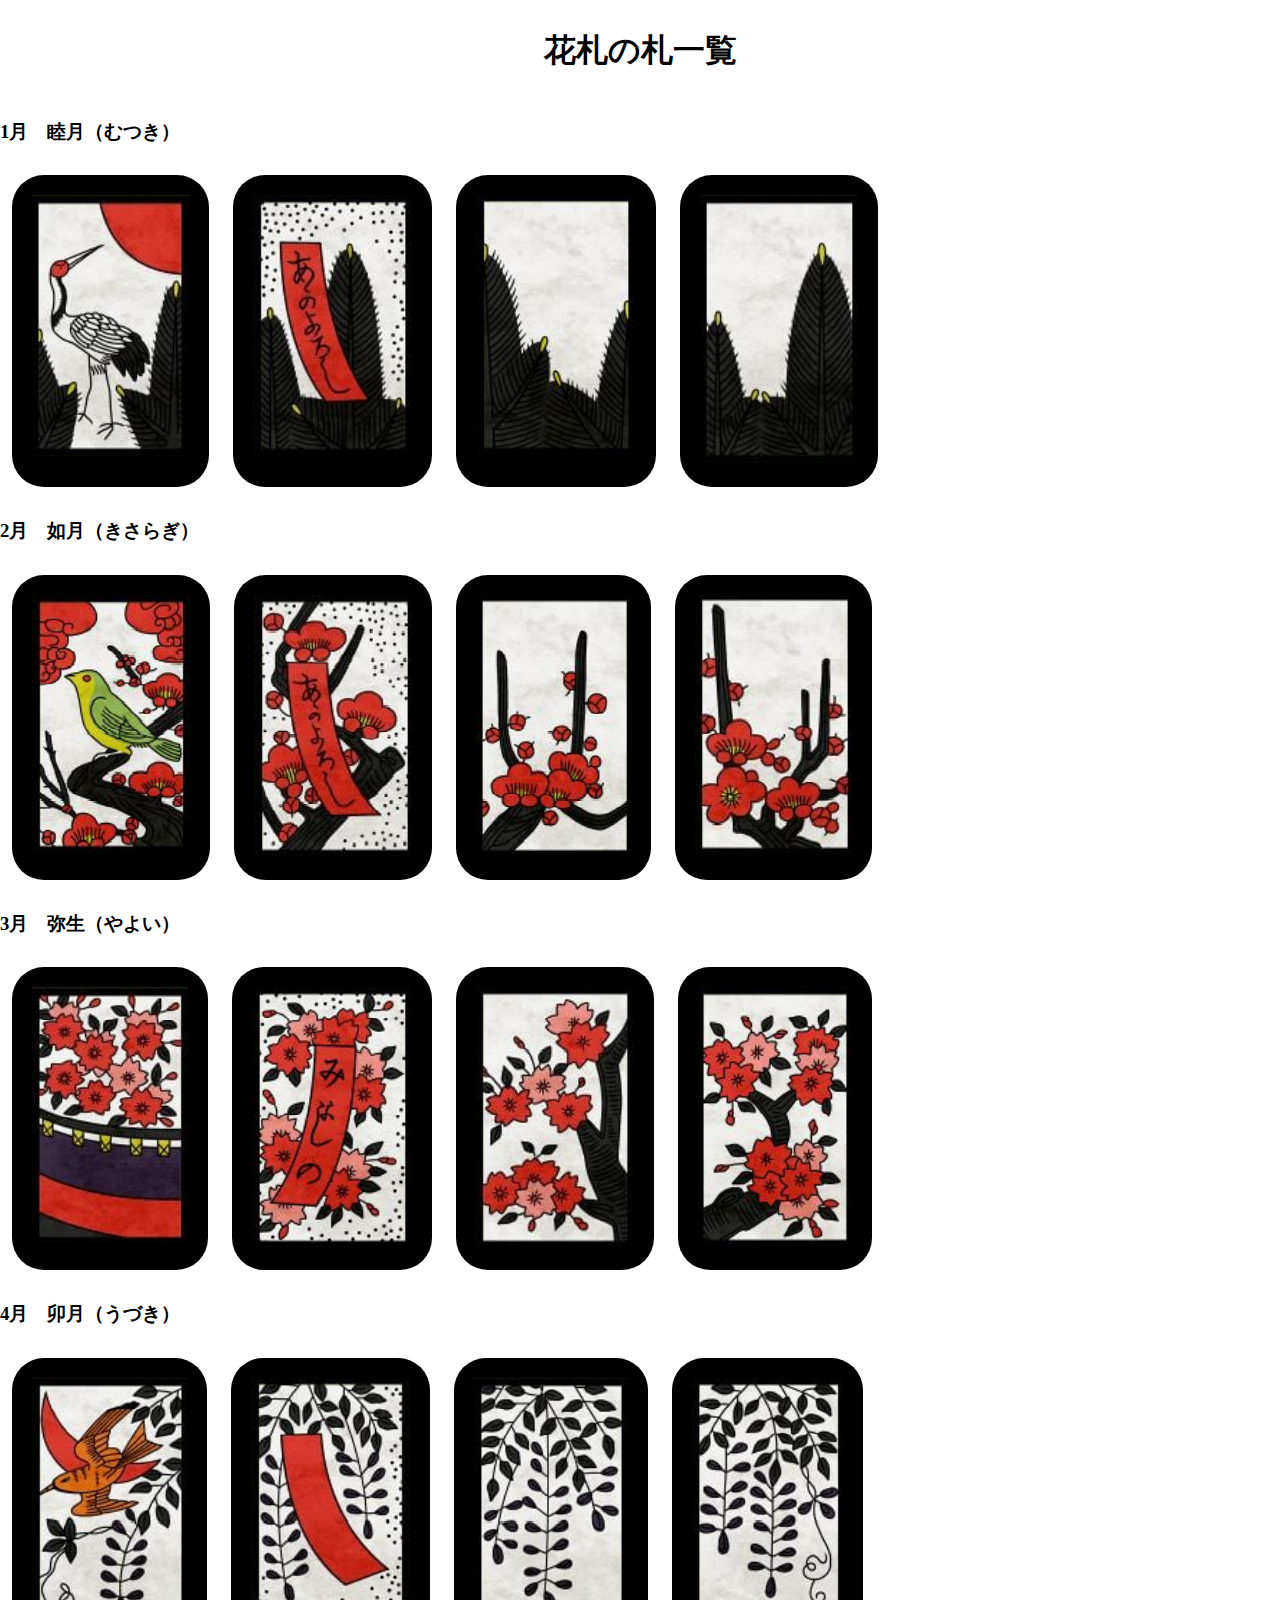
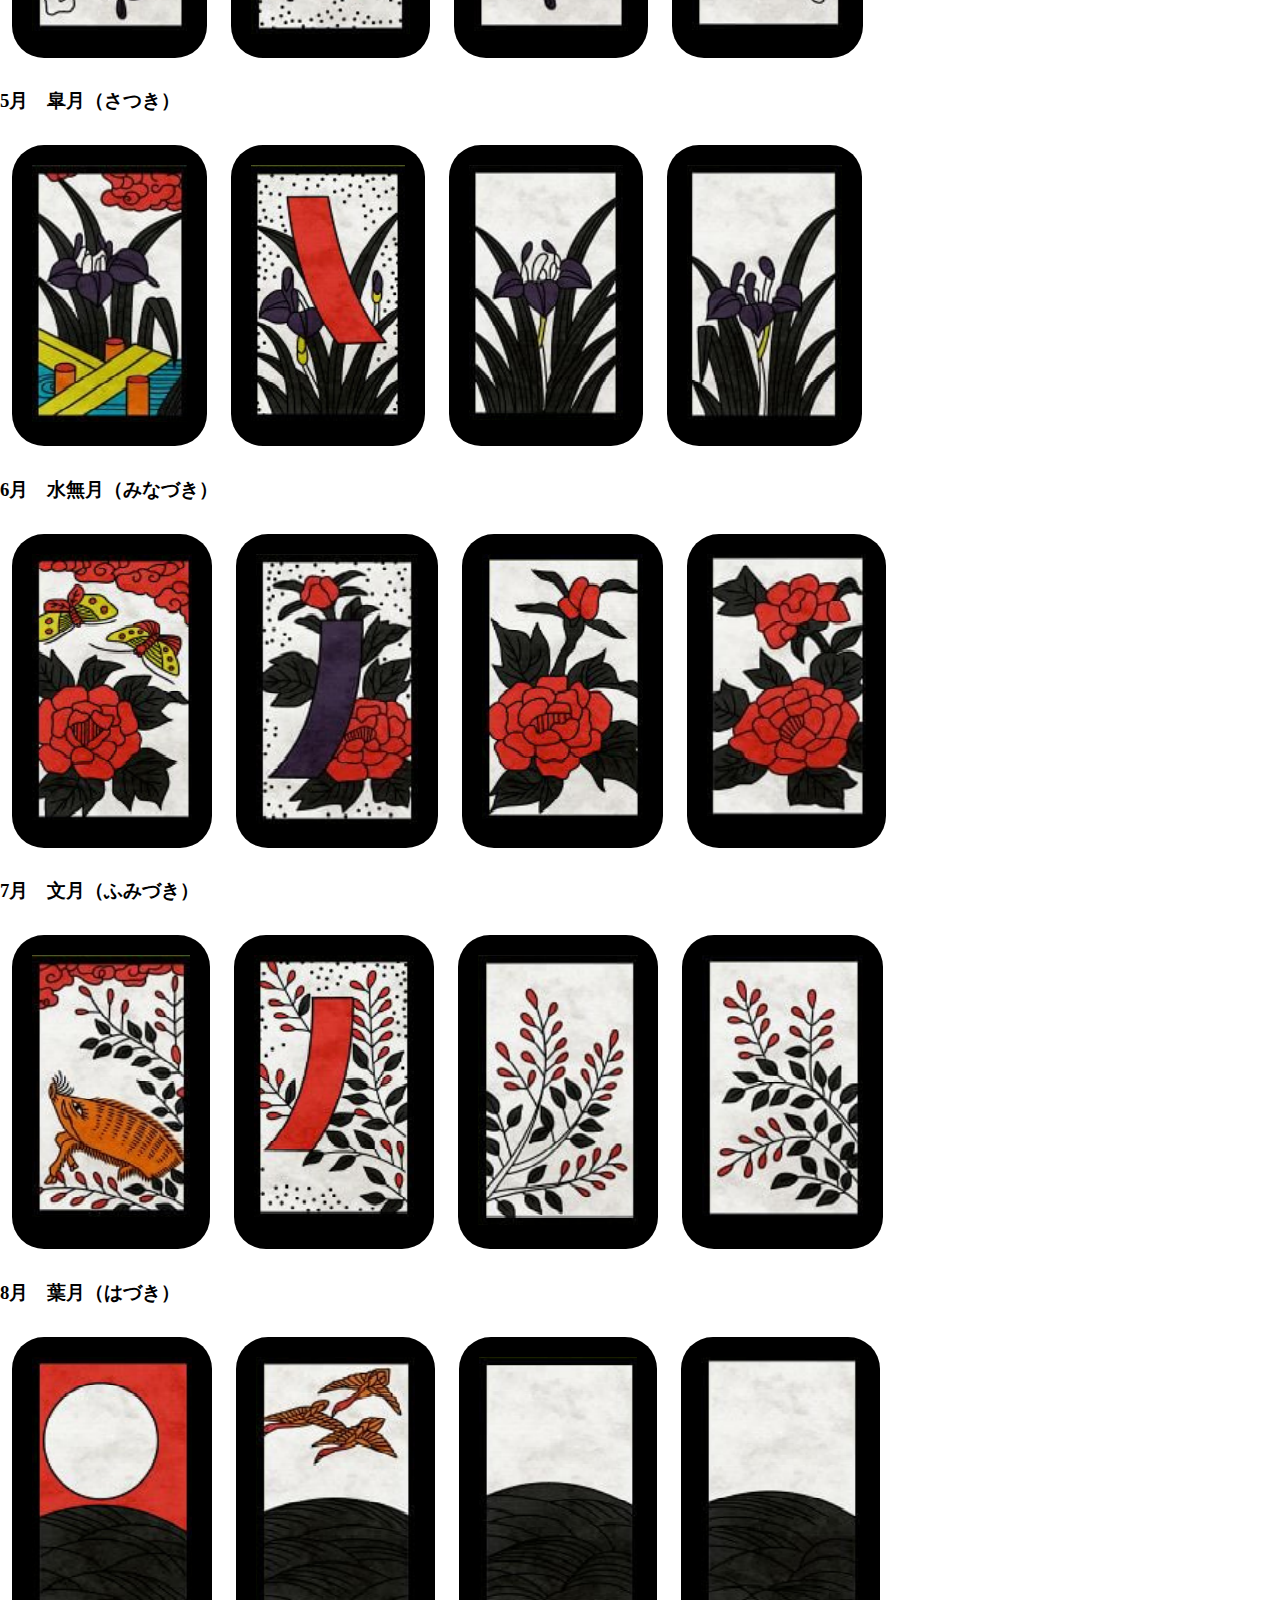
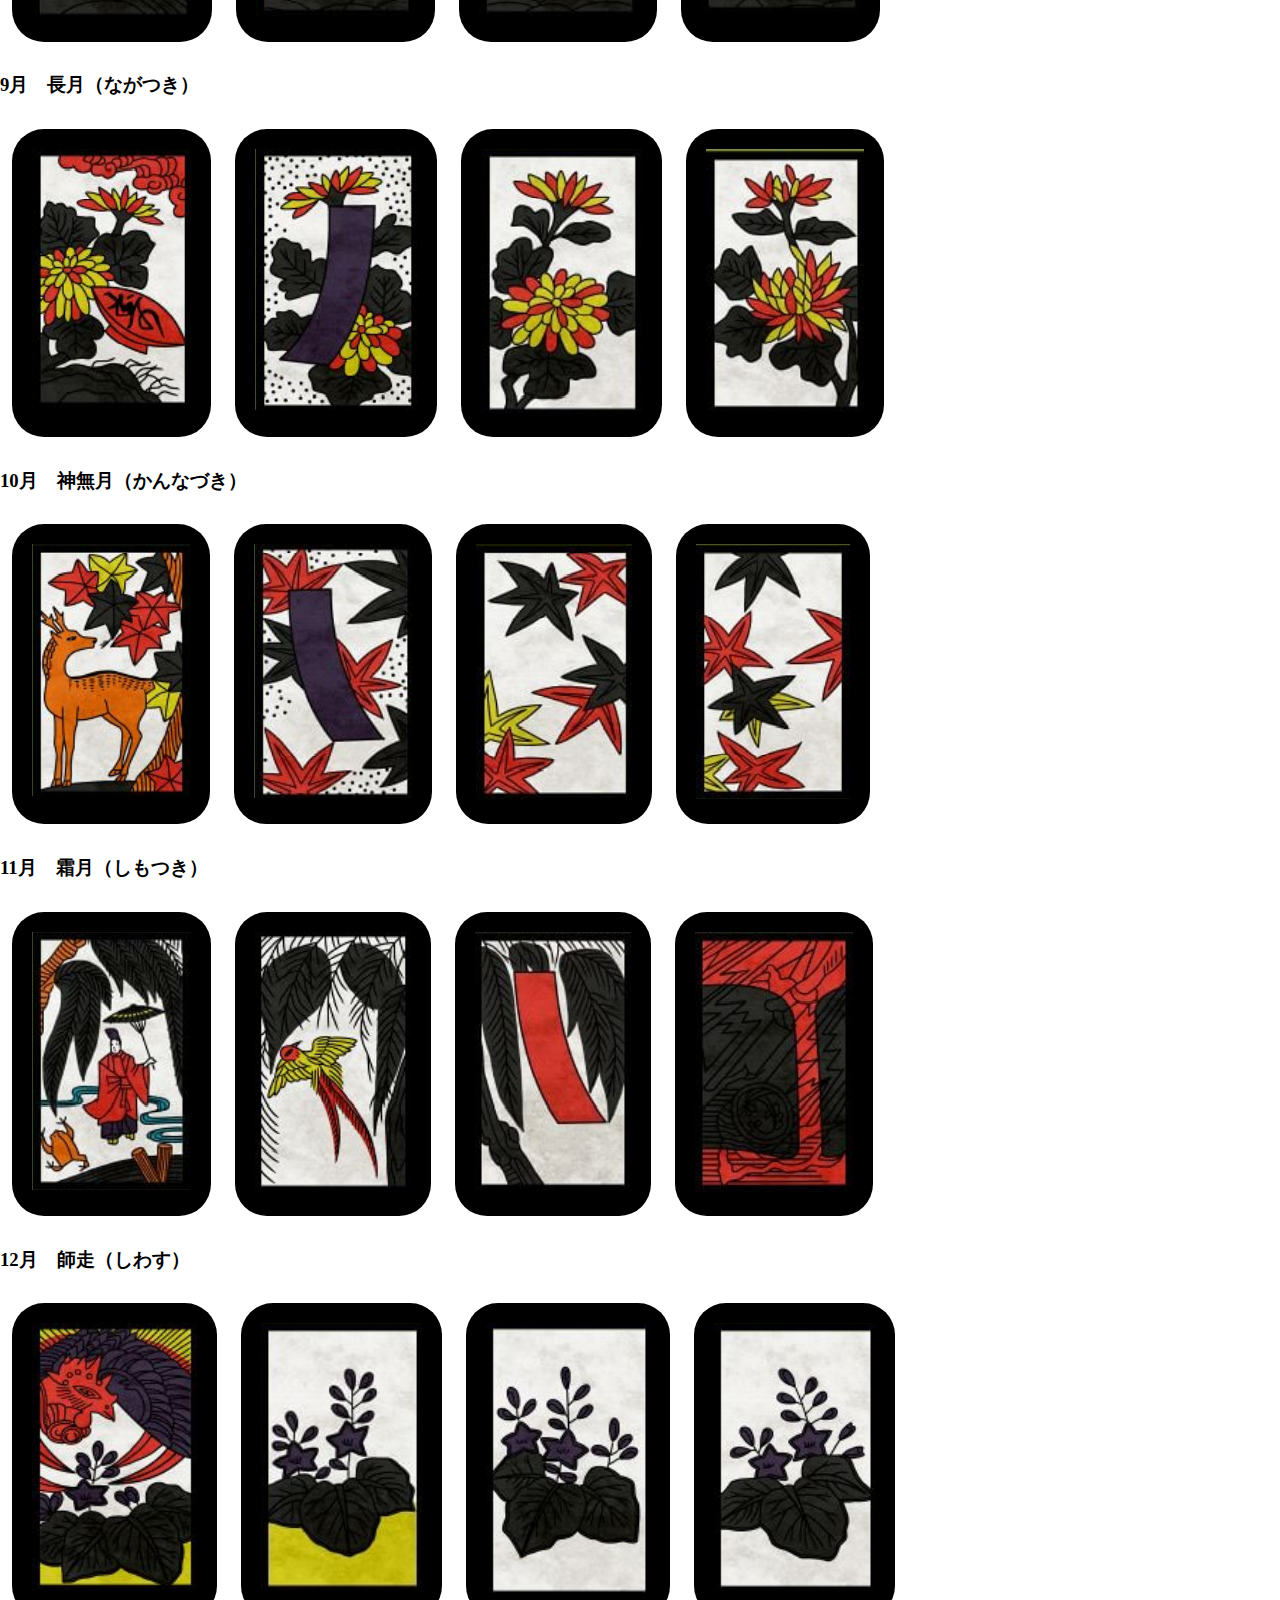
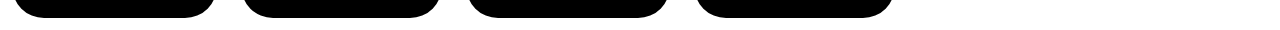
<file: tagIndex/index.html>
<!DOCTYPE html>
<html lang="ja">
<head>
  <meta charset="UTF-8">
  <meta http-equiv="X-UA-Compatible" content="IE=edge">
  <meta name="viewport" content="width=device-width, initial-scale=1.0">
  <title>花札の札一覧</title>
  <link rel="stylesheet" href="style.css">
</head>
<body>
  <div class="header">
    <h1>花札の札一覧</h1>
  </div>
  <div class="main-contents">
    <div class="jan">
      <h3>1月　睦月（むつき）</h3>
      <ul>
        <li><img src="../image/1m20.png"></li>
        <li><img src="../image/1m5.png"></li>
        <li><img src="../image/1m1.png"></li>
        <li><img src="../image/1m1(1).png"></li>
      </ul>
    </div>
    <div class="feb">
      <h3>2月　如月（きさらぎ）</h3>
      <ul>
        <li><img src="../image/2m10.png"></li>
        <li><img src="../image/2m5.png"></li>
        <li><img src="../image/2m1.png"></li>
        <li><img src="../image/2m1(1).png"></li>
      </ul>
    </div>
    <div class="may">
      <h3>3月　弥生（やよい）</h3>
      <ul>
        <li><img src="../image/3m20.png"></li>
        <li><img src="../image/3m5.png"></li>
        <li><img src="../image/3m1.png"></li>
        <li><img src="../image/3m(1).png"></li>
      </ul>
    </div>
    <div class="apr">
      <h3>4月　卯月（うづき）</h3>
      <ul>
        <li><img src="../image/4m20.png"></li>
        <li><img src="../image/4m5.png"></li>
        <li><img src="../image/4m1.png"></li>
        <li><img src="../image/4m1(1).png"></li>
      </ul>
    </div>
    <div class="mar">
      <h3>5月　皐月（さつき）</h3>
      <ul>
        <li><img src="../image/5m10.png"></li>
        <li><img src="../image/5m5.png"></li>
        <li><img src="../image/5m1.png"></li>
        <li><img src="../image/5m1(1).png"></li>
      </ul>
    </div>
    <div class="jun">
      <h3>6月　水無月（みなづき）</h3>
      <ul>
        <li><img src="../image/6m10.png"></li>
        <li><img src="../image/6m5.png"></li>
        <li><img src="../image/6m1.png"></li>
        <li><img src="../image/6m1(1).png"></li>
      </ul>
    </div>
    <div class="jul">
      <h3>7月　文月（ふみづき）</h3>
      <ul>
        <li><img src="../image/7m10.png"></li>
        <li><img src="../image/7m5.png"></li>
        <li><img src="../image/7m1.png"></li>
        <li><img src="../image/7m1(1).png"></li>
      </ul>
    </div>
    <div class="aug">
      <h3>8月　葉月（はづき）</h3>
      <ul>
        <li><img src="../image/8m20.png"></li>
        <li><img src="../image/8m10.png"></li>
        <li><img src="../image/8m1.png"></li>
        <li><img src="../image/8m1(1).png"></li>
      </ul>
    </div>
    <div class="sep">
      <h3>9月　長月（ながつき）</h3>
      <ul>
        <li><img src="../image/9m10.png"></li>
        <li><img src="../image/9m5.png"></li>
        <li><img src="../image/9m1.png"></li>
        <li><img src="../image/9m1(1).png"></li>
      </ul>
    </div>
    <div class="oct">
      <h3>10月　神無月（かんなづき）</h3>
      <ul>
        <li><img src="../image/10m10.png"></li>
        <li><img src="../image/10m5.png"></li>
        <li><img src="../image/10m1.png"></li>
        <li><img src="../image/10m1(1).png"></li>
      </ul>
    </div>
    <div class="nov">
      <h3>11月　霜月（しもつき）</h3>
      <ul>
        <li><img src="../image/11m20.png"></li>
        <li><img src="../image/11m10.png"></li>
        <li><img src="../image/11m5.png"></li>
        <li><img src="../image/11m1.png"></li>
      </ul>
    </div>
    <div class="dec">
      <h3>12月　師走（しわす）</h3>
      <ul>
        <li><img src="../image/12m20.png"></li>
        <li><img src="../image/12m1.png"></li>
        <li><img src="../image/12m(1).png"></li>
        <li><img src="../image/12m(2).png"></li>
      </ul>
    </div>
  </div>
</body>
</html>
</file>
<file: tagIndex/style.css>
/* common */
body {
  margin: 0;
}
h1 {
  margin: 0;
  line-height: 100px;
}
.header {
  text-align: center;
}
ul {
  margin: 0;
  padding: 0;
  display: flex;
}
.main-content > ul, li {
  display: flex;
  display: inline-block;
  margin: 12px;
  padding: 20px;
  background-color: black;
  border-radius: 32px;
}
img {
  margin: 0;
}
</file>
